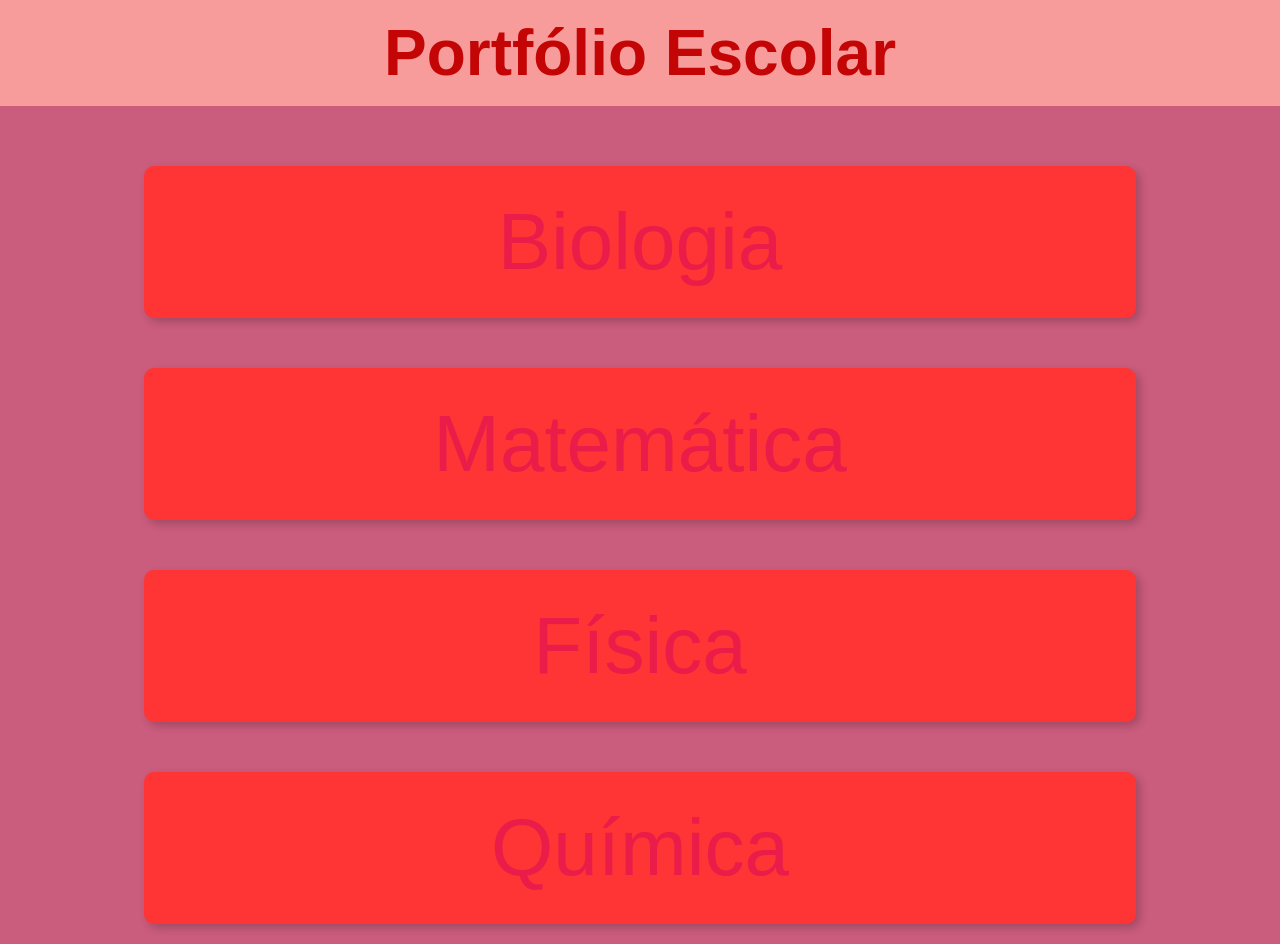
<file: index.html>
<!DOCTYPE html>
<html lang="pt-br">

<head>
    <meta charset="UTF-8">
    <meta http-equiv="X-UA-Compatible" content="IE=edge">
    <meta name="viewport" content="width=device-width, initial-scale=1.0">
    <title>Portfólio</title>
    <link rel="stylesheet" href="styles.css">
    <link href="https://fonts.googleapis.com/icon?family=Material+Icons" rel="stylesheet">

</head>

<body>
    <header>
        <div class="portfolio">
            <h1>Portfólio Escolar</h1>
        </div>
    </header>
    
    <main>
        <!-- section.c2>div*3>h2+p.c2 -->
        <section class="container">
            <div class="disciplina">
                <a href="biologia.html"> Biologia</a>
            </div>
            <div class="disciplina">
                <a href="matematica.html"> Matemática</a>
            </div>
            <div class="disciplina">
                <a href="fisica.html"> Física</a>
            </div>
            <div class="disciplina">
                <a href="quimica.html"> Química</a>
            </div>
        </section>
    </main>
    <footer></footer>
</body>

</html>
</file>
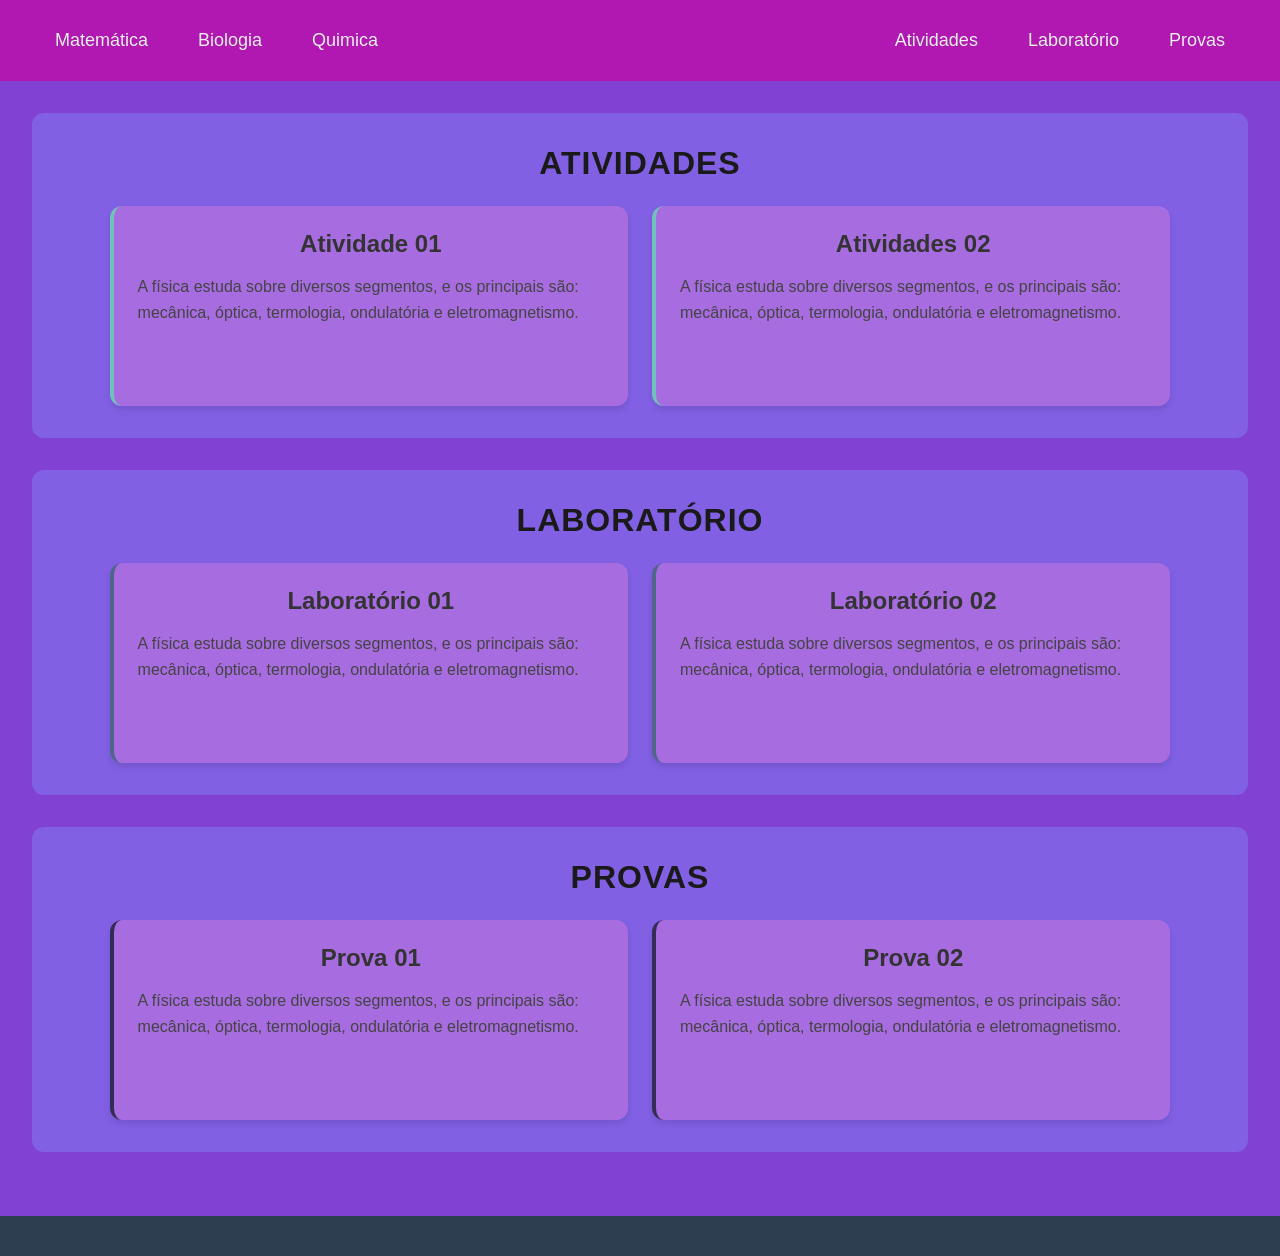
<file: fisica.html>
<!DOCTYPE html>
<html lang="pt-br">
  <head>
    <meta charset="UTF-8" />
    <meta http-equiv="X-UA-Compatible" content="IE=edge" />
    <meta name="viewport" content="width=device-width, initial-scale=1.0" />
    <title>Portfólio de Fisica</title>
    <link rel="stylesheet" href="fisica.css" />
    <link
      rel="stylesheet"
      href="https://cdnjs.cloudflare.com/ajax/libs/font-awesome/6.7.2/css/all.min.css"
      integrity="sha512-Evv84Mr4kqVGRNSgIGL/F/aIDqQb7xQ2vcrdIwxfjThSH8CSR7PBEakCr51Ck+w+/U6swU2Im1vVX0SVk9ABhg=="
      crossorigin="anonymous"
      referrerpolicy="no-referrer"
    />
  </head>
  <body>
    <header>
      <section class="menus">
        <div class="menu_externo">
          <ul>
            <li><a href="matematica.css">Matemática</a></li>
            <li><a href="biologia.html">Biologia</a></li>
            <li><a href="quimica.css">Quimica</a></li>
          </ul>
        </div>
        <div class="menu_interno">
          <ul>
            <li><a href="#atividades">Atividades</a></li>
            <li><a href="#laboratorio">Laboratório</a></li>
            <li><a href="#provas">Provas</a></li>
          </ul>
        </div>
      </section>
    </header>
    <main>
      <section id="atividades" class="atividades">
        <div class="cards">
          <h2>Atividades</h2>
          <ul>
            <li class="card">
              <h3>Atividade 01</h3>
              <p>
          A física estuda sobre diversos segmentos, e os principais são: mecânica, óptica, termologia, ondulatória e eletromagnetismo.
            </li>
            <li class="card">
              <h3>Atividades 02</h3>
              <p>
               A física estuda sobre diversos segmentos, e os principais são: mecânica, óptica, termologia, ondulatória e eletromagnetismo.
              </p>
            </li>
          </ul>
        </div>
      </section>
      <section id="laboratorio" class="laboratorio">
        <div class="cards">
          <h2>Laboratório</h2>
          <ul>
            <li class="card">
              <h3>Laboratório 01</h3>
              <p>
                A física estuda sobre diversos segmentos, e os principais são: mecânica, óptica, termologia, ondulatória e eletromagnetismo.
              </p>
            </li>
            <li class="card">
              <h3>Laboratório 02</h3>
              <p>
              A física estuda sobre diversos segmentos, e os principais são: mecânica, óptica, termologia, ondulatória e eletromagnetismo.
              </p>
            </li>
          </ul>
        </div>
      </section>
      <section id="provas" class="provas">
        <div class="cards">
          <h2>Provas</h2>
          <ul>
            <li class="card">
              <h3>Prova 01</h3>
              <p>
               A física estuda sobre diversos segmentos, e os principais são: mecânica, óptica, termologia, ondulatória e eletromagnetismo.
              </p>
            </li>
            <li class="card">
              <h3>Prova 02</h3>
              <p>
                A física estuda sobre diversos segmentos, e os principais são: mecânica, óptica, termologia, ondulatória e eletromagnetismo.
              </p>
            </li>
          </ul>
        </div>
      </section>
    </main>
    <footer></footer>
  </body>
</html>
</file>
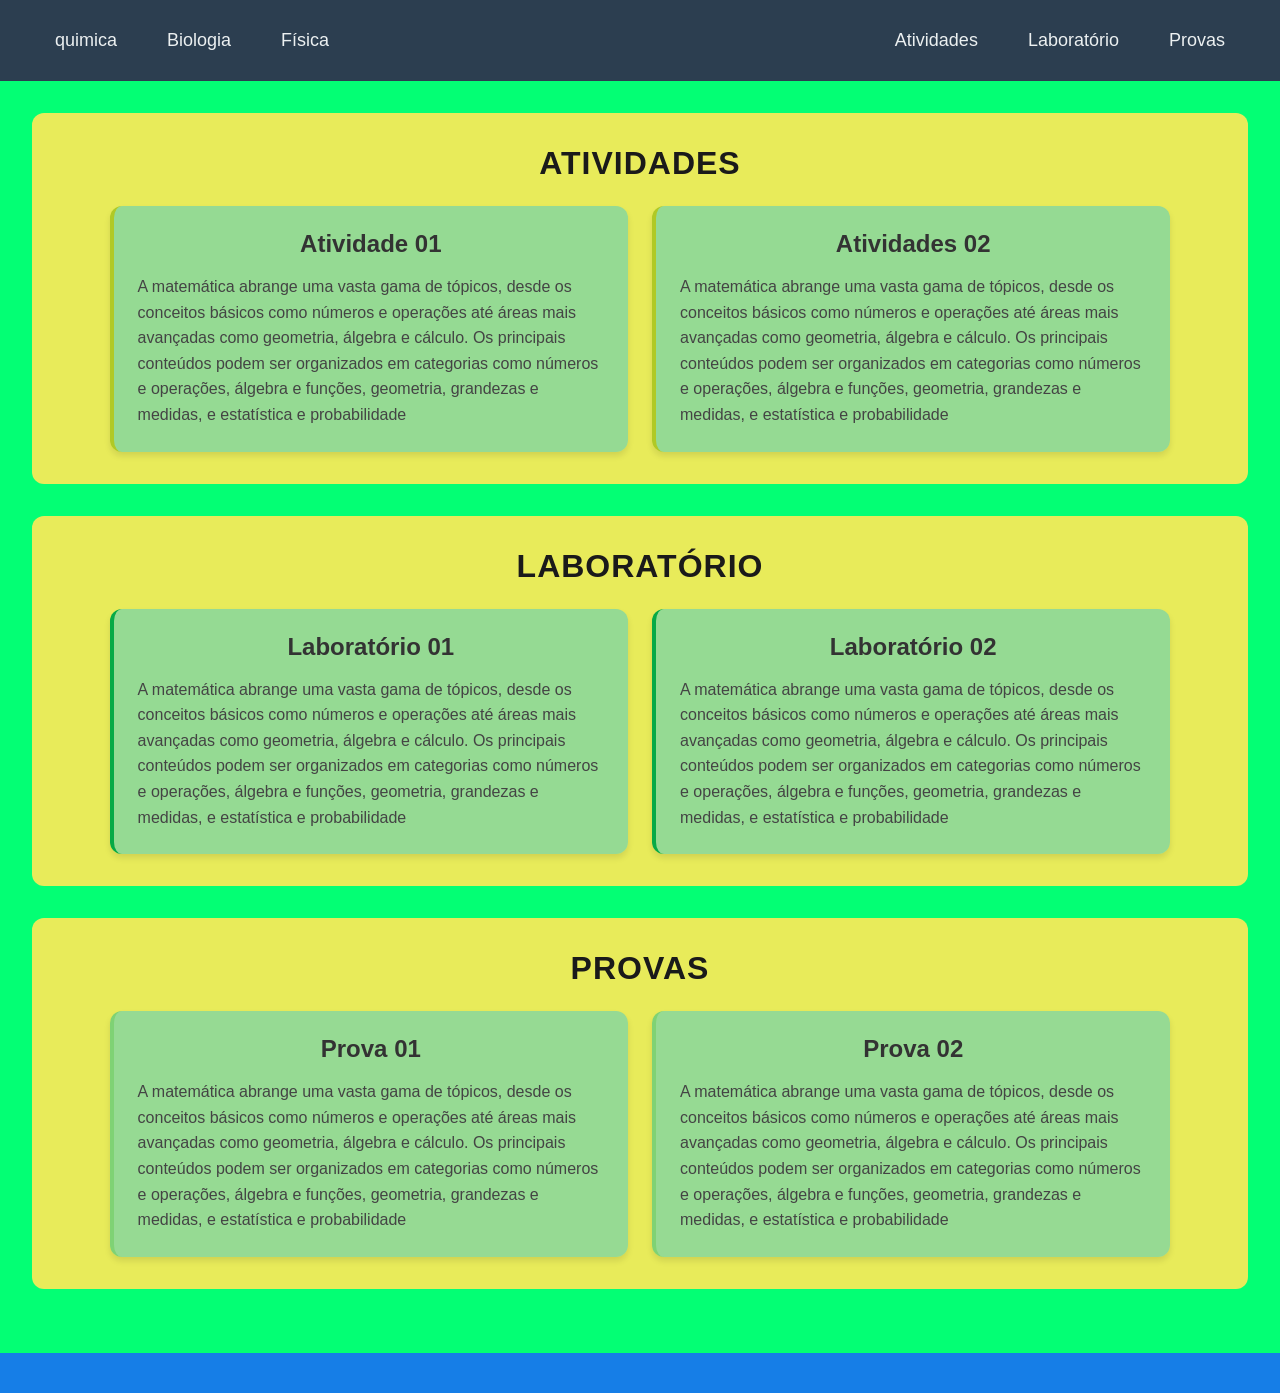
<file: matematica.html>
<!DOCTYPE html>
<html lang="pt-br">
  <head>
    <meta charset="UTF-8" />
    <meta http-equiv="X-UA-Compatible" content="IE=edge" />
    <meta name="viewport" content="width=device-width, initial-scale=1.0" />
    <title>Portfólio de Matematica</title>
    <link rel="stylesheet" href="matematica.css" />
    <link
      rel="stylesheet"
      href="https://cdnjs.cloudflare.com/ajax/libs/font-awesome/6.7.2/css/all.min.css"
      integrity="sha512-Evv84Mr4kqVGRNSgIGL/F/aIDqQb7xQ2vcrdIwxfjThSH8CSR7PBEakCr51Ck+w+/U6swU2Im1vVX0SVk9ABhg=="
      crossorigin="anonymous"
      referrerpolicy="no-referrer"
    />
  </head>
  <body>
    <header>
      <section class="menus">
        <div class="menu_externo">
          <ul>
            <li><a href="#">quimica</a></li>
            <li><a href="biologia.html">Biologia</a></li>
            <li><a href="fisica.css">Física</a></li>
          </ul>
        </div>
        <div class="menu_interno">
          <ul>
            <li><a href="#atividades">Atividades</a></li>
            <li><a href="#laboratorio">Laboratório</a></li>
            <li><a href="#provas">Provas</a></li>
          </ul>
        </div>
      </section>
    </header>
    <main>
      <section id="atividades" class="atividades">
        <div class="cards">
          <h2>Atividades</h2>
          <ul>
            <li class="card">
              <h3>Atividade 01</h3>
              <p>
               A matemática abrange uma vasta gama de tópicos, desde os conceitos básicos como números e operações até áreas mais avançadas como geometria, álgebra e cálculo. Os principais conteúdos podem ser organizados em categorias como números e operações, álgebra e funções, geometria, grandezas e medidas, e estatística e probabilidade
              </p>
            </li>
            <li class="card">
              <h3>Atividades 02</h3>
              <p>
               A matemática abrange uma vasta gama de tópicos, desde os conceitos básicos como números e operações até áreas mais avançadas como geometria, álgebra e cálculo. Os principais conteúdos podem ser organizados em categorias como números e operações, álgebra e funções, geometria, grandezas e medidas, e estatística e probabilidade
              </p>
            </li>
          </ul>
        </div>
      </section>
      <section id="laboratorio" class="laboratorio">
        <div class="cards">
          <h2>Laboratório</h2>
          <ul>
            <li class="card">
              <h3>Laboratório 01</h3>
              <p>
               A matemática abrange uma vasta gama de tópicos, desde os conceitos básicos como números e operações até áreas mais avançadas como geometria, álgebra e cálculo. Os principais conteúdos podem ser organizados em categorias como números e operações, álgebra e funções, geometria, grandezas e medidas, e estatística e probabilidade
              </p>
            </li>
            <li class="card">
              <h3>Laboratório 02</h3>
              <p>
               A matemática abrange uma vasta gama de tópicos, desde os conceitos básicos como números e operações até áreas mais avançadas como geometria, álgebra e cálculo. Os principais conteúdos podem ser organizados em categorias como números e operações, álgebra e funções, geometria, grandezas e medidas, e estatística e probabilidade
              </p>
            </li>
          </ul>
        </div>
      </section>
      <section id="provas" class="provas">
        <div class="cards">
          <h2>Provas</h2>
          <ul>
            <li class="card">
              <h3>Prova 01</h3>
              <p>
                A matemática abrange uma vasta gama de tópicos, desde os conceitos básicos como números e operações até áreas mais avançadas como geometria, álgebra e cálculo. Os principais conteúdos podem ser organizados em categorias como números e operações, álgebra e funções, geometria, grandezas e medidas, e estatística e probabilidade
              </p>
            </li>
            <li class="card">
              <h3>Prova 02</h3>
              <p>
          A matemática abrange uma vasta gama de tópicos, desde os conceitos básicos como números e operações até áreas mais avançadas como geometria, álgebra e cálculo. Os principais conteúdos podem ser organizados em categorias como números e operações, álgebra e funções, geometria, grandezas e medidas, e estatística e probabilidade
              </p>
            </li>
          </ul>
        </div>
      </section>
    </main>
    <footer></footer>
  </body>
</html>
</file>
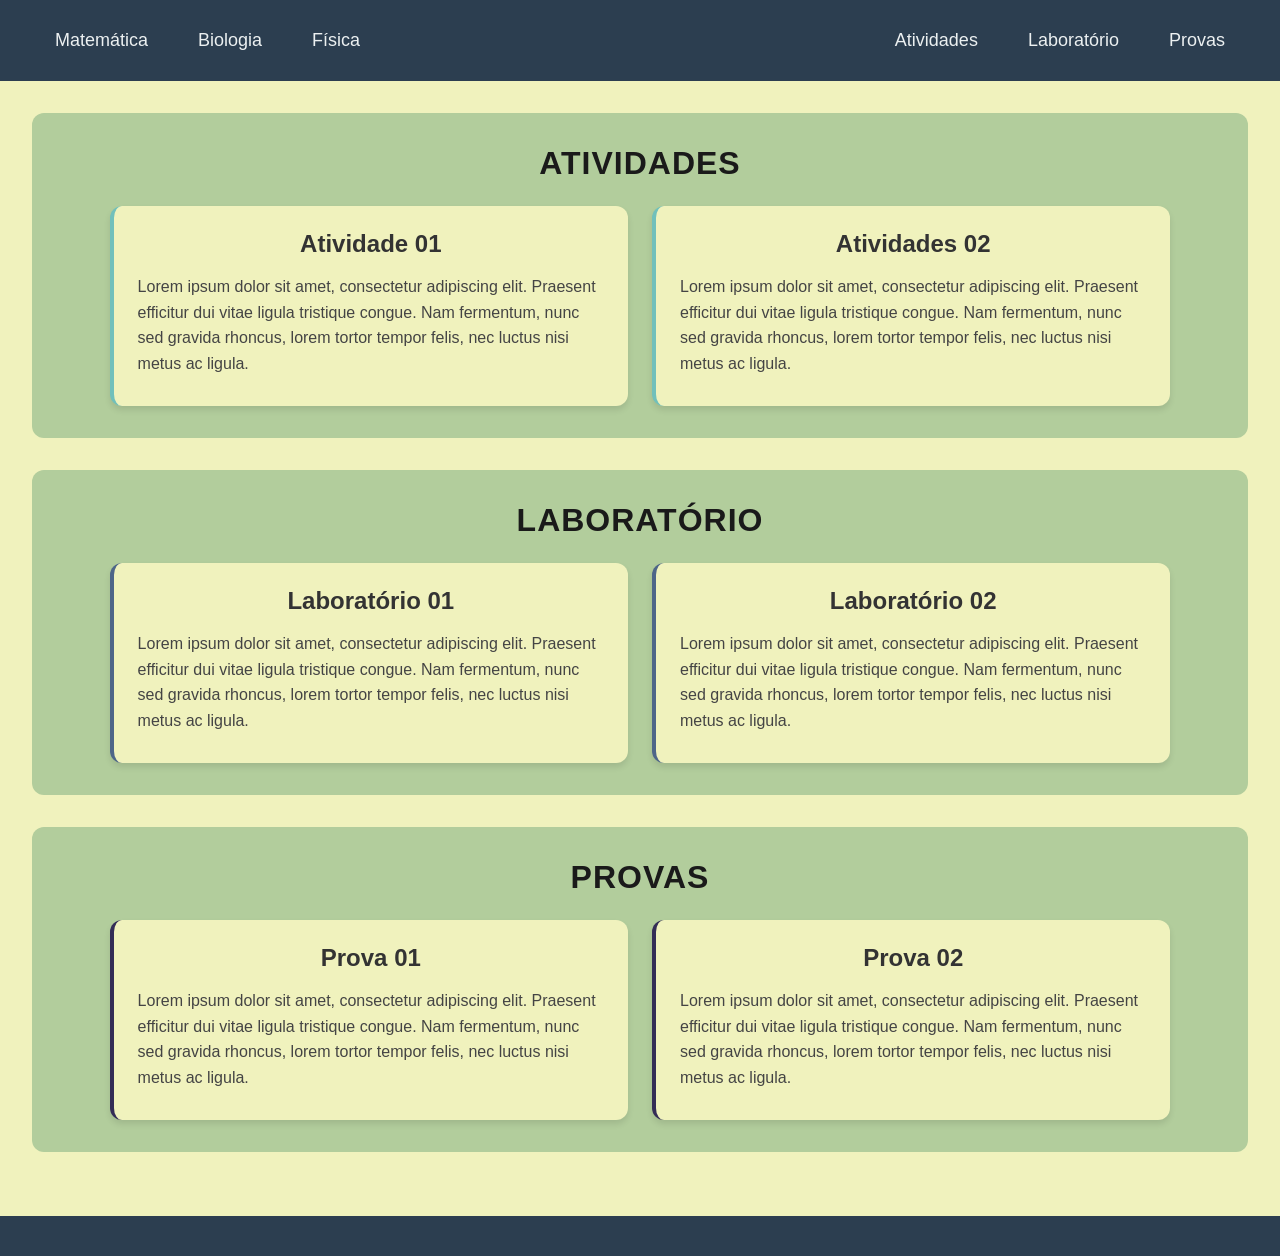
<file: quimica.html>
<!DOCTYPE html>
<html lang="pt-br">
  <head>
    <meta charset="UTF-8" />
    <meta http-equiv="X-UA-Compatible" content="IE=edge" />
    <meta name="viewport" content="width=device-width, initial-scale=1.0" />
    <title>Portfólio de Química</title>
    <link rel="stylesheet" href="quimica.css" />
    <link
      rel="stylesheet"
      href="https://cdnjs.cloudflare.com/ajax/libs/font-awesome/6.7.2/css/all.min.css"
      integrity="sha512-Evv84Mr4kqVGRNSgIGL/F/aIDqQb7xQ2vcrdIwxfjThSH8CSR7PBEakCr51Ck+w+/U6swU2Im1vVX0SVk9ABhg=="
      crossorigin="anonymous"
      referrerpolicy="no-referrer"
    />
  </head>
  <body>
    <header>
      <section class="menus">
        <div class="menu_externo">
          <ul>
            <li><a href="#">Matemática</a></li>
            <li><a href="biologia.html">Biologia</a></li>
            <li><a href="#">Física</a></li>
          </ul>
        </div>
        <div class="menu_interno">
          <ul>
            <li><a href="#atividades">Atividades</a></li>
            <li><a href="#laboratorio">Laboratório</a></li>
            <li><a href="#provas">Provas</a></li>
          </ul>
        </div>
      </section>
    </header>
    <main>
      <section id="atividades" class="atividades">
        <div class="cards">
          <h2>Atividades</h2>
          <ul>
            <li class="card">
              <h3>Atividade 01</h3>
              <p>
                Lorem ipsum dolor sit amet, consectetur adipiscing elit.
                Praesent efficitur dui vitae ligula tristique congue. Nam
                fermentum, nunc sed gravida rhoncus, lorem tortor tempor felis,
                nec luctus nisi metus ac ligula.
              </p>
            </li>
            <li class="card">
              <h3>Atividades 02</h3>
              <p>
                Lorem ipsum dolor sit amet, consectetur adipiscing elit.
                Praesent efficitur dui vitae ligula tristique congue. Nam
                fermentum, nunc sed gravida rhoncus, lorem tortor tempor felis,
                nec luctus nisi metus ac ligula.
              </p>
            </li>
          </ul>
        </div>
      </section>
      <section id="laboratorio" class="laboratorio">
        <div class="cards">
          <h2>Laboratório</h2>
          <ul>
            <li class="card">
              <h3>Laboratório 01</h3>
              <p>
                Lorem ipsum dolor sit amet, consectetur adipiscing elit.
                Praesent efficitur dui vitae ligula tristique congue. Nam
                fermentum, nunc sed gravida rhoncus, lorem tortor tempor felis,
                nec luctus nisi metus ac ligula.
              </p>
            </li>
            <li class="card">
              <h3>Laboratório 02</h3>
              <p>
                Lorem ipsum dolor sit amet, consectetur adipiscing elit.
                Praesent efficitur dui vitae ligula tristique congue. Nam
                fermentum, nunc sed gravida rhoncus, lorem tortor tempor felis,
                nec luctus nisi metus ac ligula.
              </p>
            </li>
          </ul>
        </div>
      </section>
      <section id="provas" class="provas">
        <div class="cards">
          <h2>Provas</h2>
          <ul>
            <li class="card">
              <h3>Prova 01</h3>
              <p>
                Lorem ipsum dolor sit amet, consectetur adipiscing elit.
                Praesent efficitur dui vitae ligula tristique congue. Nam
                fermentum, nunc sed gravida rhoncus, lorem tortor tempor felis,
                nec luctus nisi metus ac ligula.
              </p>
            </li>
            <li class="card">
              <h3>Prova 02</h3>
              <p>
                Lorem ipsum dolor sit amet, consectetur adipiscing elit.
                Praesent efficitur dui vitae ligula tristique congue. Nam
                fermentum, nunc sed gravida rhoncus, lorem tortor tempor felis,
                nec luctus nisi metus ac ligula.
              </p>
            </li>
          </ul>
        </div>
      </section>
    </main>
    <footer></footer>
  </body>
</html>
</file>
<file: styles.css>
* {
    margin: 0;
    padding: 0;
    box-sizing: border-box;
}

:root{
    --preto: #a10000;
    --marinho: #f89b9b;
    --amarelo-claro:#c40505;
    --roxo-claro:#fc1d15;
    --verde: #e61a4de5;
    --azul-claro: #ca5c7d;
    --branco: #ff3434;
    --marron-claro: #ff01c8;
}

body{
    height: 100vh;
    box-sizing: border-box;
    background-color: var(--azul-claro);
    color: var(--preto);
    font-size: 16px;
    font-family: Arial, Helvetica, sans-serif;
}

header {
    display: flex; 
    width: 100%;
    background-color: var(--marinho);
    padding: 1rem;
    justify-content: center;
}

.portfolio h1{
    font-size: 4rem;
    color: var(--amarelo-claro);
}
main {
    margin: 40px auto;
    padding: 20px;
}


.container {
    display: flex;
    flex-direction: column;
    justify-content: space-between;
    align-items: center;
    gap: 50px;
    flex-wrap: wrap;
}

.disciplina {
    display: flex;
    justify-content: center;
    background-color: var(--branco);
    border-radius: 10px;
    padding: 30px;
    width: 80%;
    min-width: 280px;
    box-shadow: 4px 4px 8px rgba(0, 0, 0, 0.2);
    transition: transform 0.3s ease, box-shadow 0.3s ease;
}

.disciplina:hover {
    transform: translateY(-10px) scale(1.05);
    box-shadow: 0 0 0 25px rgba(0, 0, 0, 0.2);
}

.disciplina a {
    color: var(--verde);
    font-size: 5rem;
    text-decoration: none;
}
</file>
<file: fisica.css>
* {
 margin: 0;
  padding: 0;
  box-sizing: border-box;
}

body {
  font-family: Arial, sans-serif;
  background-color: #8142d3;
}

header {
  background-color: #b117b1;
  padding: 20px 40px;
  width: 100%;
}

.menus {
  display: flex;
  justify-content: space-between;
  align-items: center;
}

.menu_externo ul,
.menu_interno ul {
  display: flex;
  list-style: none;
  gap: 20px;
}

.menu_externo li,
.menu_interno li {
  flex-grow: 1;
}

.menu_externo li a,
.menu_interno li a {
  color: #ecf0f1;
  text-decoration: none;
  font-size: 18px;
  padding: 10px 15px;
  border-radius: 5px;
  transition: all 0.3s ease;
  position: relative;
  display: block;
}

.menu_externo li a:hover,
.menu_interno li a:hover {
  background-color: #3498db;
  transform: translateY(-2px);
  box-shadow: 4px 4px 10px rgba(0, 0, 0, 0.3);
}

.menu_externo li a::before,
.menu_interno li a::before {
  content: "";
  position: absolute;
  bottom: 0;
  left: 0;
  width: 0;
  height: 2px;
  background-color: #ecf0f1;
  transition: width 0.3s ease;
}

.menu_externo li a:hover::before,
.menu_interno li a:hover::before {
  width: 100%;
}

main {
  min-height: 100vh;
  margin: 0 auto;
  padding: 2rem;
}

footer {
  background-color: #2c3e50;
  color: #ecf0f1;
  text-align: center;
  padding: 20px;
  width: 100%;
}

.atividades,
.laboratorio,
.provas {
  background-color: #826bebbd;
  border-radius: 12px;
  padding: 2rem;
  margin-bottom: 2rem;
}

.cards h2 {
  text-align: center;
  font-size: 2rem;
  font-weight: 700;
  color: #1a1a1a;
  margin-bottom: 1.5rem;
  text-transform: uppercase;
  letter-spacing: 1px;
}

.cards {
  display: flex;
  flex-direction: column;
  align-items: center;
}

.cards ul {
  display: flex;
  gap: 1.5rem;
  list-style: none;
  padding: 0;
  width: 100%;
  justify-content: center;
}

.card {
  background-color: #ad6fdfe1;
  border-radius: 12px;
  box-shadow: 0 4px 6px rgba(0, 0, 0, 0.1);
  padding: 1.5rem;
  transition: transform 0.3s ease, box-shadow 0.3s ease;
  width: 45%;
  min-height: 200px;
  display: flex;
  flex-direction: column;
  justify-content: flex-start;
}

.card:hover {
  transform: translateY(-5px);
  box-shadow: 0 6px 12px rgba(0, 0, 0, 0.15);
}

.card h3 {
  font-size: 1.5rem;
  font-weight: 600;
  color: #333;
  margin: 0 0 1rem 0;
  text-align: center;
}

.card p {
  font-size: 1rem;
  line-height: 1.6;
  color: #444;
  margin: 0;
  text-align: left;
}

.atividades .card {
  border-left: 4px solid #71c0bb;
}

.laboratorio .card {
  border-left: 4px solid #4e6688;
}

.provas .card {
  border-left: 4px solid #332d56;
}

@media (max-width: 768px) {
  header {
    padding: 15px 20px;
  }

  .menus {
    display: flex;
    justify-content: space-between;
    align-items: center;
    gap: 10px;
  }

  .menu_externo,
  .menu_interno {
    padding: 8px;
    border-radius: 5px;
    background-color: rgba(61, 76, 216, 0.671);
    border: 1px solid rgba(255, 255, 255, 0.1);
  }

  .menu_externo ul,
  .menu_interno ul {
    display: flex;
    flex-wrap: wrap;
    list-style: none;
    gap: 10px;
    justify-content: center;
  }

  .menu_externo li,
  .menu_interno li {
    flex-grow: 1;
    text-align: center;
  }

  .menu_externo li a,
  .menu_interno li a {
    font-size: 1rem;
    padding: 8px 12px;
    transition: all 0.3s ease;
  }
  .cards ul {
    flex-direction: column;
    align-items: center;
  }

  .card {
    width: 100%;
    max-width: 500px;
  }

  .cards h2 {
    font-size: 1.5rem;
  }

  .card h3 {
    font-size: 1.25rem;
  }

  .card p {
    font-size: 0.9rem;
  }
}

@media (max-width: 480px) {
  header {
    padding: 10px 15px;
  }

  .menus {
    flex-direction: column;
    align-items: center;
    gap: 10px;
  }

  .menu_externo,
  .menu_interno {
    width: 100%;
    padding: 5px;
    border-radius: 3px;
    background-color: rgba(82, 69, 206, 0.486);
    border: 1px solid rgba(255, 255, 255, 0.08);
    text-align: center;
  }

  .menu_externo ul,
  .menu_interno ul {
    flex-direction: column;
    align-items: center;
    gap: 8px;
    flex-wrap: nowrap;
    list-style: none;
  }

  .menu_externo li,
  .menu_interno li {
    flex-grow: 0;
  }

  .menu_externo li a,
  .menu_interno li a {
    font-size: 1.25rem;
    padding: 6px 8px;
    transition: all 0.3s ease;
  }
  main {
    padding: 1rem;
  }

  .atividades,
  .laboratorio,
  .provas {
    padding: 1rem;
  }

  .card {
    min-height: 150px;
  }
}
</file>
<file: matematica.css>
* {
  margin: 0;
  padding: 0;
  box-sizing: border-box;
}

body {
  font-family: Arial, sans-serif;
  background-color: #03ff74;
}

header {
  background-color: #2c3e50;
  padding: 20px 40px;
  width: 100%;
}

.menus {
  display: flex;
  justify-content: space-between;
  align-items: center;
}

.menu_externo ul,
.menu_interno ul {
  display: flex;
  list-style: none;
  gap: 20px;
}

.menu_externo li,
.menu_interno li {
  flex-grow: 1;
}

.menu_externo li a,
.menu_interno li a {
  color: #ecf0f1;
  text-decoration: none;
  font-size: 18px;
  padding: 10px 15px;
  border-radius: 5px;
  transition: all 0.3s ease;
  position: relative;
  display: block;
}

.menu_externo li a:hover,
.menu_interno li a:hover {
  background-color: #3498db;
  transform: translateY(-2px);
  box-shadow: 4px 4px 10px rgba(0, 0, 0, 0.3);
}

.menu_externo li a::before,
.menu_interno li a::before {
  content: "";
  position: absolute;
  bottom: 0;
  left: 0;
  width: 0;
  height: 2px;
  background-color: #eeec61;
  transition: width 0.3s ease;
}

.menu_externo li a:hover::before,
.menu_interno li a:hover::before {
  width: 100%;
}

main {
  min-height: 100vh;
  margin: 0 auto;
  padding: 2rem;
}

footer {
  background-color: #167ee7;
  color: #ecf0f1;
  text-align: center;
  padding: 20px;
  width: 100%;
}

.atividades,
.laboratorio,
.provas {
  background-color: #e8eb5a;
  border-radius: 12px;
  padding: 2rem;
  margin-bottom: 2rem;
}

.cards h2 {
  text-align: center;
  font-size: 2rem;
  font-weight: 700;
  color: #1a1a1a;
  margin-bottom: 1.5rem;
  text-transform: uppercase;
  letter-spacing: 1px;
}

.cards {
  display: flex;
  flex-direction: column;
  align-items: center;
}

.cards ul {
  display: flex;
  gap: 1.5rem;
  list-style: none;
  padding: 0;
  width: 100%;
  justify-content: center;
}

.card {
  background-color: #81d6a2cc;
  border-radius: 12px;
  box-shadow: 0 4px 6px rgba(0, 0, 0, 0.1);
  padding: 1.5rem;
  transition: transform 0.3s ease, box-shadow 0.3s ease;
  width: 45%;
  min-height: 200px;
  display: flex;
  flex-direction: column;
  justify-content: flex-start;
}

.card:hover {
  transform: translateY(-5px);
  box-shadow: 0 6px 12px rgba(0, 0, 0, 0.15);
}

.card h3 {
  font-size: 1.5rem;
  font-weight: 600;
  color: #333;
  margin: 0 0 1rem 0;
  text-align: center;
}

.card p {
  font-size: 1rem;
  line-height: 1.6;
  color: #444;
  margin: 0;
  text-align: left;
}

.atividades .card {
  border-left: 4px solid #b0c925;
}

.laboratorio .card {
  border-left: 4px solid #07aa46;
}

.provas .card {
  border-left: 4px solid #40bd2144;
}

@media (max-width: 768px) {
  header {
    padding: 15px 20px;
  }

  .menus {
    display: flex;
    justify-content: space-between;
    align-items: center;
    gap: 10px;
  }

  .menu_externo,
  .menu_interno {
    padding: 8px;
    border-radius: 5px;
    background-color: rgba(255, 2, 158, 0.938);
    border: 1px solid rgba(255, 255, 255, 0.1);
  }

  .menu_externo ul,
  .menu_interno ul {
    display: flex;
    flex-wrap: wrap;
    list-style: none;
    gap: 10px;
    justify-content: center;
  }

  .menu_externo li,
  .menu_interno li {
    flex-grow: 1;
    text-align: center;
  }

  .menu_externo li a,
  .menu_interno li a {
    font-size: 1rem;
    padding: 8px 12px;
    transition: all 0.3s ease;
  }
  .cards ul {
    flex-direction: column;
    align-items: center;
  }

  .card {
    width: 100%;
    max-width: 500px;
  }

  .cards h2 {
    font-size: 1.5rem;
  }

  .card h3 {
    font-size: 1.25rem;
  }

  .card p {
    font-size: 0.9rem;
  }
}

@media (max-width: 480px) {
  header {
    padding: 10px 15px;
  }

  .menus {
    flex-direction: column;
    align-items: center;
    gap: 10px;
  }

  .menu_externo,
  .menu_interno {
    width: 100%;
    padding: 5px;
    border-radius: 3px;
    background-color: rgba(211, 47, 102, 0.705);
    border: 1px solid rgba(255, 255, 255, 0.08);
    text-align: center;
  }

  .menu_externo ul,
  .menu_interno ul {
    flex-direction: column;
    align-items: center;
    gap: 8px;
    flex-wrap: nowrap;
    list-style: none;
  }

  .menu_externo li,
  .menu_interno li {
    flex-grow: 0;
  }

  .menu_externo li a,
  .menu_interno li a {
    font-size: 1.25rem;
    padding: 6px 8px;
    transition: all 0.3s ease;
  }
  main {
    padding: 1rem;
  }

  .atividades,
  .laboratorio,
  .provas {
    padding: 1rem;
  }

  .card {
    min-height: 150px;
  }
}
</file>
<file: quimica.css>
* {
  margin: 0;
  padding: 0;
  box-sizing: border-box;
}

body {
  font-family: Arial, sans-serif;
  background-color: #f0f2bd;
}

header {
  background-color: #2c3e50;
  padding: 20px 40px;
  width: 100%;
}

.menus {
  display: flex;
  justify-content: space-between;
  align-items: center;
}

.menu_externo ul,
.menu_interno ul {
  display: flex;
  list-style: none;
  gap: 20px;
}

.menu_externo li,
.menu_interno li {
  flex-grow: 1;
}

.menu_externo li a,
.menu_interno li a {
  color: #ecf0f1;
  text-decoration: none;
  font-size: 18px;
  padding: 10px 15px;
  border-radius: 5px;
  transition: all 0.3s ease;
  position: relative;
  display: block;
}

.menu_externo li a:hover,
.menu_interno li a:hover {
  background-color: #3498db;
  transform: translateY(-2px);
  box-shadow: 4px 4px 10px rgba(0, 0, 0, 0.3);
}

.menu_externo li a::before,
.menu_interno li a::before {
  content: "";
  position: absolute;
  bottom: 0;
  left: 0;
  width: 0;
  height: 2px;
  background-color: #ecf0f1;
  transition: width 0.3s ease;
}

.menu_externo li a:hover::before,
.menu_interno li a:hover::before {
  width: 100%;
}

main {
  min-height: 100vh;
  margin: 0 auto;
  padding: 2rem;
}

footer {
  background-color: #2c3e50;
  color: #ecf0f1;
  text-align: center;
  padding: 20px;
  width: 100%;
}

.atividades,
.laboratorio,
.provas {
  background-color: #b2cd9c;
  border-radius: 12px;
  padding: 2rem;
  margin-bottom: 2rem;
}

.cards h2 {
  text-align: center;
  font-size: 2rem;
  font-weight: 700;
  color: #1a1a1a;
  margin-bottom: 1.5rem;
  text-transform: uppercase;
  letter-spacing: 1px;
}

.cards {
  display: flex;
  flex-direction: column;
  align-items: center;
}

.cards ul {
  display: flex;
  gap: 1.5rem;
  list-style: none;
  padding: 0;
  width: 100%;
  justify-content: center;
}

.card {
  background-color: #f0f2bd;
  border-radius: 12px;
  box-shadow: 0 4px 6px rgba(0, 0, 0, 0.1);
  padding: 1.5rem;
  transition: transform 0.3s ease, box-shadow 0.3s ease;
  width: 45%;
  min-height: 200px;
  display: flex;
  flex-direction: column;
  justify-content: flex-start;
}

.card:hover {
  transform: translateY(-5px);
  box-shadow: 0 6px 12px rgba(0, 0, 0, 0.15);
}

.card h3 {
  font-size: 1.5rem;
  font-weight: 600;
  color: #333;
  margin: 0 0 1rem 0;
  text-align: center;
}

.card p {
  font-size: 1rem;
  line-height: 1.6;
  color: #444;
  margin: 0;
  text-align: left;
}

.atividades .card {
  border-left: 4px solid #71c0bb;
}

.laboratorio .card {
  border-left: 4px solid #4e6688;
}

.provas .card {
  border-left: 4px solid #332d56;
}

@media (max-width: 768px) {
  header {
    padding: 15px 20px;
  }

  .menus {
    display: flex;
    justify-content: space-between;
    align-items: center;
    gap: 10px;
  }

  .menu_externo,
  .menu_interno {
    padding: 8px;
    border-radius: 5px;
    background-color: rgba(255, 255, 255, 0.05);
    border: 1px solid rgba(255, 255, 255, 0.1);
  }

  .menu_externo ul,
  .menu_interno ul {
    display: flex;
    flex-wrap: wrap;
    list-style: none;
    gap: 10px;
    justify-content: center;
  }

  .menu_externo li,
  .menu_interno li {
    flex-grow: 1;
    text-align: center;
  }

  .menu_externo li a,
  .menu_interno li a {
    font-size: 1rem;
    padding: 8px 12px;
    transition: all 0.3s ease;
  }
  .cards ul {
    flex-direction: column;
    align-items: center;
  }

  .card {
    width: 100%;
    max-width: 500px;
  }

  .cards h2 {
    font-size: 1.5rem;
  }

  .card h3 {
    font-size: 1.25rem;
  }

  .card p {
    font-size: 0.9rem;
  }
}

@media (max-width: 480px) {
  header {
    padding: 10px 15px;
  }

  .menus {
    flex-direction: column;
    align-items: center;
    gap: 10px;
  }

  .menu_externo,
  .menu_interno {
    width: 100%;
    padding: 5px;
    border-radius: 3px;
    background-color: rgba(255, 255, 255, 0.03);
    border: 1px solid rgba(255, 255, 255, 0.08);
    text-align: center;
  }

  .menu_externo ul,
  .menu_interno ul {
    flex-direction: column;
    align-items: center;
    gap: 8px;
    flex-wrap: nowrap;
    list-style: none;
  }

  .menu_externo li,
  .menu_interno li {
    flex-grow: 0;
  }

  .menu_externo li a,
  .menu_interno li a {
    font-size: 1.25rem;
    padding: 6px 8px;
    transition: all 0.3s ease;
  }
  main {
    padding: 1rem;
  }

  .atividades,
  .laboratorio,
  .provas {
    padding: 1rem;
  }

  .card {
    min-height: 150px;
  }
}
</file>
